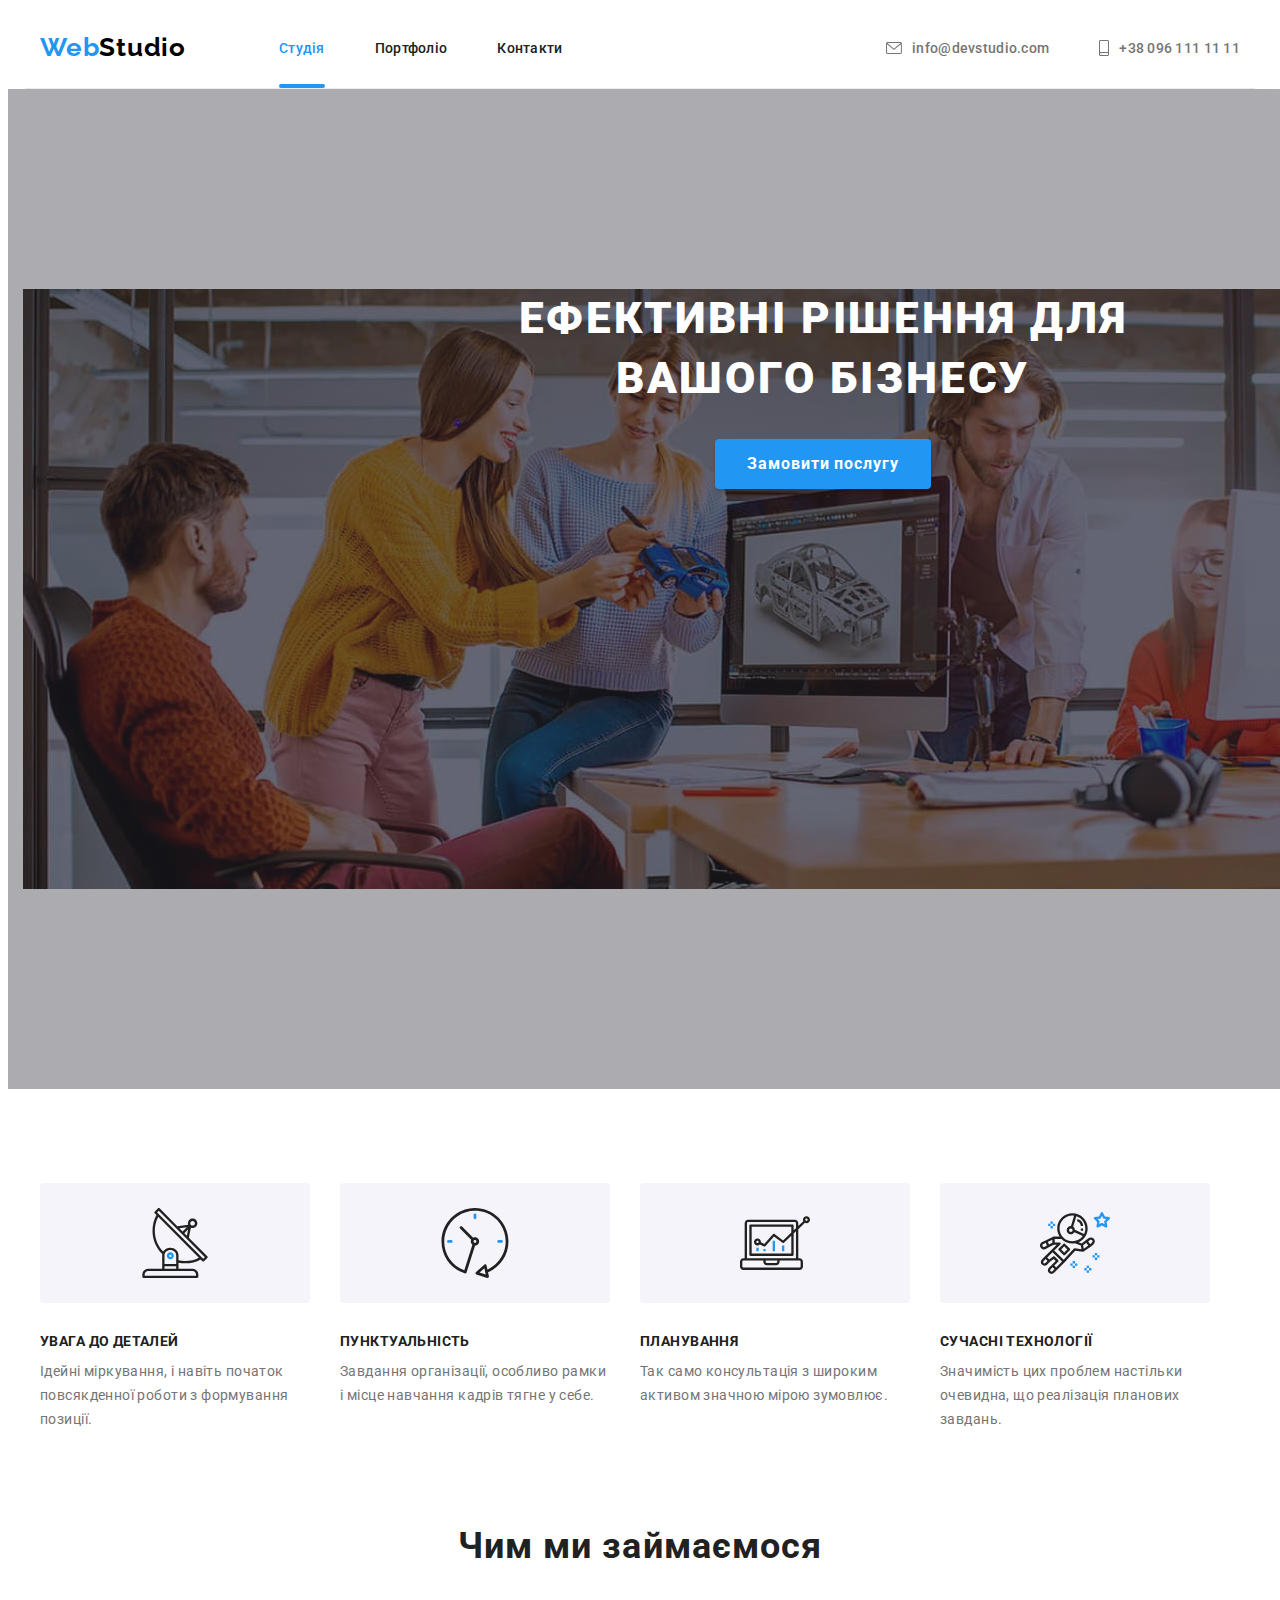
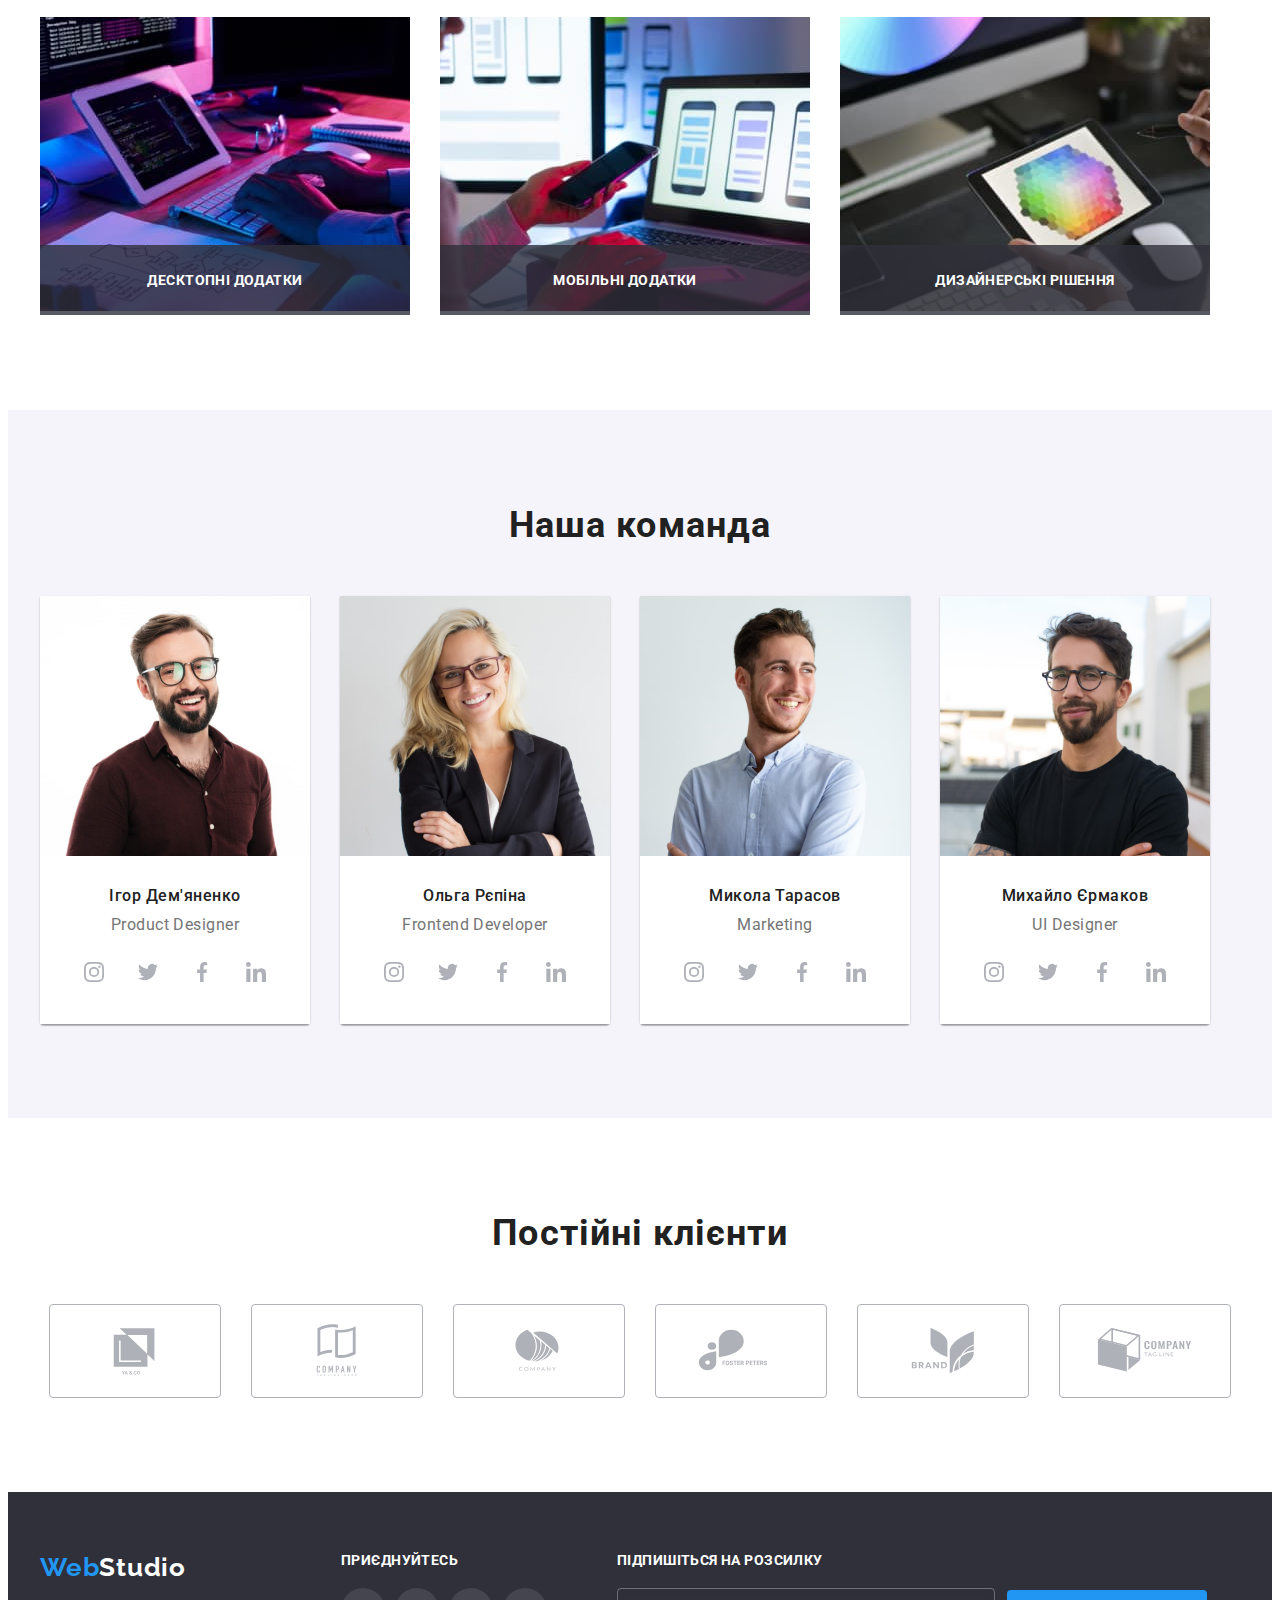
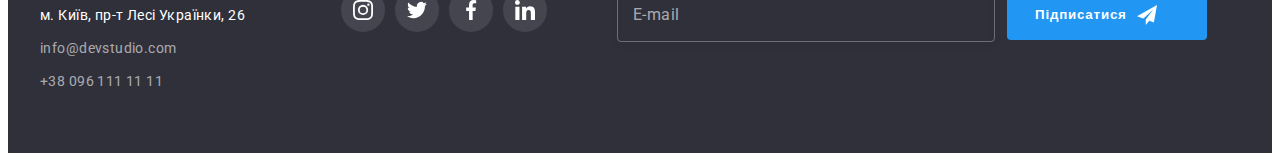
<file: index.html>
<!DOCTYPE html>
<html lang="uk">
  <head>
    <meta charset="UTF-8" />
    <meta http-equiv="X-UA-Compatible" content="IE=edge" />
    <meta name="viewport" content="width=device-width, initial-scale=1.0" />
    <title>WebStudio</title>
    <link rel="preconnect" href="https://fonts.googleapis.com" />
    <link rel="preconnect" href="https://fonts.gstatic.com" crossorigin />
    <link
      href="https://fonts.googleapis.com/css2?family=Raleway:wght@700&family=Roboto:wght@400;500;700;900&display=swap"
      rel="stylesheet"
    />
    <link
      rel="stylesheet"
      href="https://cdnjs.cloudflare.com/ajax/libs/modern-normalize/1.1.0/modern-normalize.min.css"
      integrity="sha512-wpPYUAdjBVSE4KJnH1VR1HeZfpl1ub8YT/NKx4PuQ5NmX2tKuGu6U/JRp5y+Y8XG2tV+wKQpNHVUX03MfMFn9Q=="
      crossorigin="anonymous"
      referrerpolicy="no-referrer"
    />
    <!-- <link rel="stylesheet" href="./css/styles.css" /> -->
    <link rel="stylesheet" href="./css/main.min.css" />
  </head>
  <body>
    <!--Верхня лінія/Header-->
    <header class="header">
      <div class="container header__container">
        <nav class="header__navigation">
          <a href="" class="logo header__logo" lang="en"
            >Web<span class="header__logo-studio">Studio</span></a
          >
          <ul class="header__nav">
            <li class="header__item">
              <a href="./index.html" class="link current">Студія</a>
            </li>
            <li class="header__item">
              <a href="./portfolio.html" class="link">Портфоліо</a>
            </li>
            <li class="header__item"><a href="" class="link">Контакти</a></li>
          </ul>
        </nav>
        <ul class="header__contacts">
          <li>
            <div class="header__contacts-soc">
              <a href="mailto:info@devstudio.com" class="link header__contacts-link"
                >info@devstudio.com<svg
                  class="header__contacts-icon"
                  width="16"
                  height="12"
                >
                  <use href="./images/icons.svg#icon-envelope"></use></svg
              ></a>
            </div>
          </li>
          <li>
            <div class="header__contacts-soc">
              <a href="tel:+380961111111" class="link header__contacts-link"
                >+38 096 111 11 11<svg
                  class="header__contacts-icon"
                  width="10"
                  height="16"
                >
                  <use href="./images/icons.svg#icon-smartphone"></use></svg
              ></a>
            </div>
          </li>
        </ul>
      </div>
    </header>

    <main>
      <!--Шапка/Hero-->
      <section class="hero">
        <div class="container hero__container">
          <h1 class="hero__title">ЕФЕКТИВНІ РІШЕННЯ ДЛЯ ВАШОГО БІЗНЕСУ</h1>
          <button type="button" class="hero__button" data-modal-open>
            Замовити послугу
          </button>
        </div>
      </section>

      <!--<h2>Особливості</h2>-->
      <section class="features features__block">
        <div class="container features__container">
          <ul class="features__list">
            <li class="features__item">
              <div class="features__column">
                <svg class="features__icon" width="70" height="70">
                  <use href="./images/icons.svg#icon-antenna"></use>
                </svg>
              </div>
              <h3 class="features__title">УВАГА ДО ДЕТАЛЕЙ</h3>
              <p class="features__text">
                Ідейні міркування, і навіть початок повсякденної роботи з
                формування позиції.
              </p>
            </li>
            <li class="features__item">
              <div class="features__column">
                <svg class="features__icon" width="70" height="70">
                  <use href="./images/icons.svg#icon-clock"></use>
                </svg>
              </div>
              <h3 class="features__title">ПУНКТУАЛЬНІСТЬ</h3>
              <p class="features__text">
                Завдання організації, особливо рамки і місце навчання кадрів
                тягне у себе.
              </p>
            </li>
            <li class="features__item">
              <div class="features__column">
                <svg class="features__icon" width="70" height="70">
                  <use href="./images/icons.svg#icon-diagram"></use>
                </svg>
              </div>
              <h3 class="features__title">ПЛАНУВАННЯ</h3>
              <p class="features__text">
                Так само консультація з широким активом значною мірою зумовлює.
              </p>
            </li>
            <li class="features__item">
              <div class="features__column">
                <svg class="features__icon" width="70" height="70">
                  <use href="./images/icons.svg#icon-astronaut"></use>
                </svg>
              </div>
              <h3 class="features__title">СУЧАСНІ ТЕХНОЛОГІЇ</h3>
              <p class="features__text">
                Значимість цих проблем настільки очевидна, що реалізація
                планових завдань.
              </p>
            </li>
          </ul>
        </div>
      </section>

      <!--Чим ми займаємося-->
      <section class="specialty">
        <div class="container specialty__container">
          <h2 class="specialty__heading heading">Чим ми займаємося</h2>
          <ul class="specialty__list">
            <li>
              <div class="specialty__wrap">
                <p class="specialty__text">ДЕСКТОПНІ ДОДАТКИ</p>
                <img src="./images/box1.jpg" alt="веб-розробка" width="370" />
              </div>
            </li>
            <li>
              <div class="specialty__wrap">
                <p class="specialty__text">МОБІЛЬНІ ДОДАТКИ</p>
                <img
                  src="./images/box2.jpg"
                  alt="розробка додатків"
                  width="370"
                />
              </div>
            </li>
            <li>
              <div class="specialty__wrap">
                <p class="specialty__text">ДИЗАЙНЕРСЬКІ РІШЕННЯ</p>
                <img src="./images/box3.jpg" alt="веб-дизайн" width="370" />
              </div>
            </li>
          </ul>
        </div>
      </section>

      <!--Наша команда-->
      <section class="section-user">
        <div class="container">
          <h2 class="user-heading heading">Наша команда</h2>
          <ul class="user-list">
            <li class="user-item">
              <img
                class="user-image"
                src="./images/igor.jpg"
                alt="Ігор Дем'яненко"
                width="270"
              />
              <div class="user-block">
                <h3 class="user-title">Ігор Дем'яненко</h3>
                <p>Product Designer</p>
                <ul class="user-soc-list">
                  <li class="user-soc-item">
                    <a class="user-soc-link link" href="">
                      <svg class="user-soc-icon" width="20" height="20">
                        <use href="./images/icons.svg#icon-instagram"></use>
                      </svg>
                    </a>
                  </li>
                  <li class="user-soc-item">
                    <a class="user-soc-link link" href="">
                      <svg class="user-soc-icon" width="20" height="20">
                        <use href="./images/icons.svg#icon-twitter"></use>
                      </svg>
                    </a>
                  </li>
                  <li class="user-soc-item">
                    <a class="user-soc-link link" href="">
                      <svg class="user-soc-icon" width="20" height="20">
                        <use href="./images/icons.svg#icon-facebook"></use>
                      </svg>
                    </a>
                  </li>
                  <li class="user-soc-item">
                    <a class="user-soc-link link" href="">
                      <svg class="user-soc-icon" width="20" height="20">
                        <use href="./images/icons.svg#icon-linkedin"></use>
                      </svg>
                    </a>
                  </li>
                </ul>
              </div>
            </li>
            <li class="user-item">
              <img
                class="user-image"
                src="./images/olga.jpg"
                alt="Ольга Рєпіна"
                width="270"
              />
              <div class="user-block">
                <h3 class="user-title">Ольга Рєпіна</h3>
                <p>Frontend Developer</p>
                <ul class="user-soc-list">
                  <li class="user-soc-item">
                    <a class="user-soc-link link" href="">
                      <svg class="user-soc-icon" width="20" height="20">
                        <use href="./images/icons.svg#icon-instagram"></use>
                      </svg>
                    </a>
                  </li>
                  <li class="user-soc-item">
                    <a class="user-soc-link link" href="">
                      <svg class="user-soc-icon" width="20" height="20">
                        <use href="./images/icons.svg#icon-twitter"></use>
                      </svg>
                    </a>
                  </li>
                  <li class="user-soc-item">
                    <a class="user-soc-link link" href="">
                      <svg class="user-soc-icon" width="20" height="20">
                        <use href="./images/icons.svg#icon-facebook"></use>
                      </svg>
                    </a>
                  </li>
                  <li class="user-soc-item">
                    <a class="user-soc-link link" href="">
                      <svg class="user-soc-icon" width="20" height="20">
                        <use href="./images/icons.svg#icon-linkedin"></use>
                      </svg>
                    </a>
                  </li>
                </ul>
              </div>
            </li>
            <li class="user-item">
              <img
                class="user-image"
                src="./images/nicholas.jpg"
                alt="Микола Тарасов"
                width="270"
              />
              <div class="user-block">
                <h3 class="user-title">Микола Тарасов</h3>
                <p>Marketing</p>
                <ul class="user-soc-list">
                  <li class="user-soc-item">
                    <a class="user-soc-link link" href="">
                      <svg class="user-soc-icon" width="20" height="20">
                        <use href="./images/icons.svg#icon-instagram"></use>
                      </svg>
                    </a>
                  </li>
                  <li class="user-soc-item">
                    <a class="user-soc-link link" href="">
                      <svg class="user-soc-icon" width="20" height="20">
                        <use href="./images/icons.svg#icon-twitter"></use>
                      </svg>
                    </a>
                  </li>
                  <li class="user-soc-item">
                    <a class="user-soc-link link" href="">
                      <svg class="user-soc-icon" width="20" height="20">
                        <use href="./images/icons.svg#icon-facebook"></use>
                      </svg>
                    </a>
                  </li>
                  <li class="user-soc-item">
                    <a class="user-soc-link link" href="">
                      <svg class="user-soc-icon" width="20" height="20">
                        <use href="./images/icons.svg#icon-linkedin"></use>
                      </svg>
                    </a>
                  </li>
                </ul>
              </div>
            </li>
            <li class="user-item">
              <img
                class="user-image"
                src="./images/mykhailo.jpg"
                alt="Михайло Єрмаков"
                width="270"
              />
              <div class="user-block">
                <h3 class="user-title">Михайло Єрмаков</h3>
                <p>UI Designer</p>
                <ul class="user-soc-list">
                  <li class="user-soc-item">
                    <a class="user-soc-link link" href="">
                      <svg class="user-soc-icon" width="20" height="20">
                        <use href="./images/icons.svg#icon-instagram"></use>
                      </svg>
                    </a>
                  </li>
                  <li class="user-soc-item">
                    <a class="user-soc-link link" href="">
                      <svg class="user-soc-icon" width="20" height="20">
                        <use href="./images/icons.svg#icon-twitter"></use>
                      </svg>
                    </a>
                  </li>
                  <li class="user-soc-item">
                    <a class="user-soc-link link" href="">
                      <svg class="user-soc-icon" width="20" height="20">
                        <use href="./images/icons.svg#icon-facebook"></use>
                      </svg>
                    </a>
                  </li>
                  <li class="user-soc-item">
                    <a class="user-soc-link link" href="">
                      <svg class="user-soc-icon" width="20" height="20">
                        <use href="./images/icons.svg#icon-linkedin"></use>
                      </svg>
                    </a>
                  </li>
                </ul>
              </div>
            </li>
          </ul>
        </div>
      </section>

      <!--Постійні клієнти-->
      <section class="clients clients__section">
        <div class="container clients__container">
          <h2 class="clients__heading heading">Постійні клієнти</h2>
          <ul class="clients__list">
            <li class="clients__item">
              <a class="clients__link link" href="">
                <svg class="clients__icon" width="106" height="60">
                  <use href="./images/icons.svg#icon-yaco"></use>
                </svg>
              </a>
            </li>
            <li class="clients__item">
              <a class="clients__link link" href="">
                <svg class="clients__icon" width="106" height="60">
                  <use
                    href="./images/icons.svg#icon-company_tagline_here"
                  ></use>
                </svg>
              </a>
            </li>
            <li class="clients__item">
              <a class="clients__link link" href="">
                <svg class="clients__icon" width="106" height="60">
                  <use href="./images/icons.svg#icon-company"></use>
                </svg>
              </a>
            </li>
            <li class="clients__item">
              <a class="clients__link link" href="">
                <svg class="clients__icon" width="106" height="60">
                  <use href="./images/icons.svg#icon-foster_peters"></use>
                </svg>
              </a>
            </li>
            <li class="clients__item">
              <a class="clients__link link" href="">
                <svg class="clients__icon" width="106" height="60">
                  <use href="./images/icons.svg#icon-brand"></use>
                </svg>
              </a>
            </li>
            <li class="clients__item">
              <a class="clients__link link" href="">
                <svg class="clients__icon" width="106" height="60">
                  <use href="./images/icons.svg#icon-company_tag_line"></use>
                </svg>
              </a>
            </li>
          </ul>
        </div>
      </section>
    </main>

    <!--Підвал-->
    <footer class="footer footer__block">
      <div class="footer__container container">
        <!--Навігація-->
        <div class="footer__navigation">
          <a href="" class="footer__logo logo" lang="en"
            >Web<span class="foorer__logo-studio addres">Studio</span></a
          >
          <address class="footer__address">
            <a href="" class="footer__nav link addres"
              >м. Київ, пр-т Лесі Українки, 26</a
            ><br />
            <a href="mailto:info@devstudio.com" class="footer__nav link"
              >info@devstudio.com</a
            ><br />
            <a href="tel:+380961111111" class="footer__nav link"
              >+38 096 111 11 11</a
            >
          </address>
        </div>
        <!--Соц.мережа-->
        <div class="footer__socials">
          <h2 class="footer__heading">ПРИЄДНУЙТЕСЬ</h2>
          <ul class="footer__list">
            <li class="footer__item">
              <a class="footer__link link" href="">
                <svg class="footer__icon" width="20" height="20">
                  <use href="./images/icons.svg#icon-instagram"></use>
                </svg>
              </a>
            </li>
            <li class="footer__item">
              <a class="footer__link link" href="">
                <svg class="footer__icon" width="20" height="20">
                  <use href="./images/icons.svg#icon-twitter"></use>
                </svg>
              </a>
            </li>
            <li class="footer__item">
              <a class="footer__link link" href="">
                <svg class="footer__icon" width="20" height="20">
                  <use href="./images/icons.svg#icon-facebook"></use>
                </svg>
              </a>
            </li>
            <li class="footer__item">
              <a class="footer__link link" href="">
                <svg class="footer__icon" width="20" height="20">
                  <use href="./images/icons.svg#icon-linkedin"></use>
                </svg>
              </a>
            </li>
          </ul>
        </div>
        <!--Розсилка-->
        <div class="footer__newsletter">
          <h2 class="footer__heading">ПІДПИШІТЬСЯ НА РОЗСИЛКУ</h2>
          <form class="footer__form">
            <input
              type="email"
              name="mail"
              id="email"
              class="footer__input" placeholder=" "/>
            <label for="email" class="footer__label" id="email">E-mail</label>
            
            <span class="footer__form-link">
              <button type="submit" class="footer__button">
                Підписатися
                <svg class="footer__form-icon" width="20" height="20">
                  <use href="./images/icons.svg#icon-telegram"></use>
                </svg>
              </button>
            </span>
          </form>
        </div>
      </div>
    </footer>

    <!--Модальне вікно-->
    <div class="backdrop is-hidden" data-modal>
      <div class="modal">
        <button type="button" class="modal__button-icon" data-modal-close>
          <svg width="18" height="18">
            <use href="./images/icons.svg#icon-closeX"></use>
          </svg>
        </button>
        <p class="modal__title">Залиште свої дані, ми вам передзвонимо</p>
        <div role="group">
          <form class="modal__form">
            <label for="name" class="modal__form-label">І'мя</label>
            <div class="modal__form-field">
              <input
                type="text"
                name="name"
                id="name"
                class="modal__form-input"
                placeholder="І'мя"
                required
              />
              <svg class="modal__form-icon" width="18" height="18">
                <use href="./images/icons.svg#icon-person"></use>
              </svg>
            </div>
            <label for="tel" class="modal__form-label">Телефон</label>
            <div class="modal__form-field">
              <input
                type="tel"
                name="tel"
                id="tel"
                class="modal__form-input"
                placeholder="+380 (96) 111-11-11"
                required
                title="+380 (96) 111-11-11"
                pattern="[\+]\d{3}\s[\(]\d{2}[\)]\s\d{3}[\-]\d{2}[\-]\d{2}"
              />
              <svg class="modal__form-icon" width="18" height="18">
                <use href="./images/icons.svg#icon-phone"></use>
              </svg>
            </div>
            <label for="email" class="modal__form-label">Пошта</label>
            <div class="modal__form-field">
              <input
                type="email"
                name="mail"
                id="email"
                class="modal__form-input"
                placeholder="info@devstudio.com"
                required
              />
              <svg class="modal__form-icon" width="18" height="18">
                <use href="./images/icons.svg#icon-email"></use>
              </svg>
            </div>
            <div class="modal__comment">
              <label for="comment" class="modal__form-label">Коментар</label>
              <textarea
                name="comment"
                id="comment"
                class="modal__textarea"
                placeholder="Введіть текст"
              ></textarea>
            </div>
            <div class="modal__checkbox">
              <input
                type="checkbox"
                name="policy"
                class="modal__check visually-hidden"
                id="policy"
              />
              <label for="policy" class="modal__text">
                <span>
                  <svg class="modal__check-icon" width="16" height="15">
                    <use href="./images/icons.svg#icon-check_mark"></use>
                  </svg>
                </span>
                Погоджуюся з розсилкою та приймаю <a href="">Умови договору</a></label
              >
            </div>
            <div class="modal__button">
              <button type="submit" class="modal__button-form">Відправити</button>
            </div>
          </form>
        </div>
      </div>
    </div>

    <!--script_js-->
    <script src="./js/modal.js"></script>
  </body>
</html>
</file>
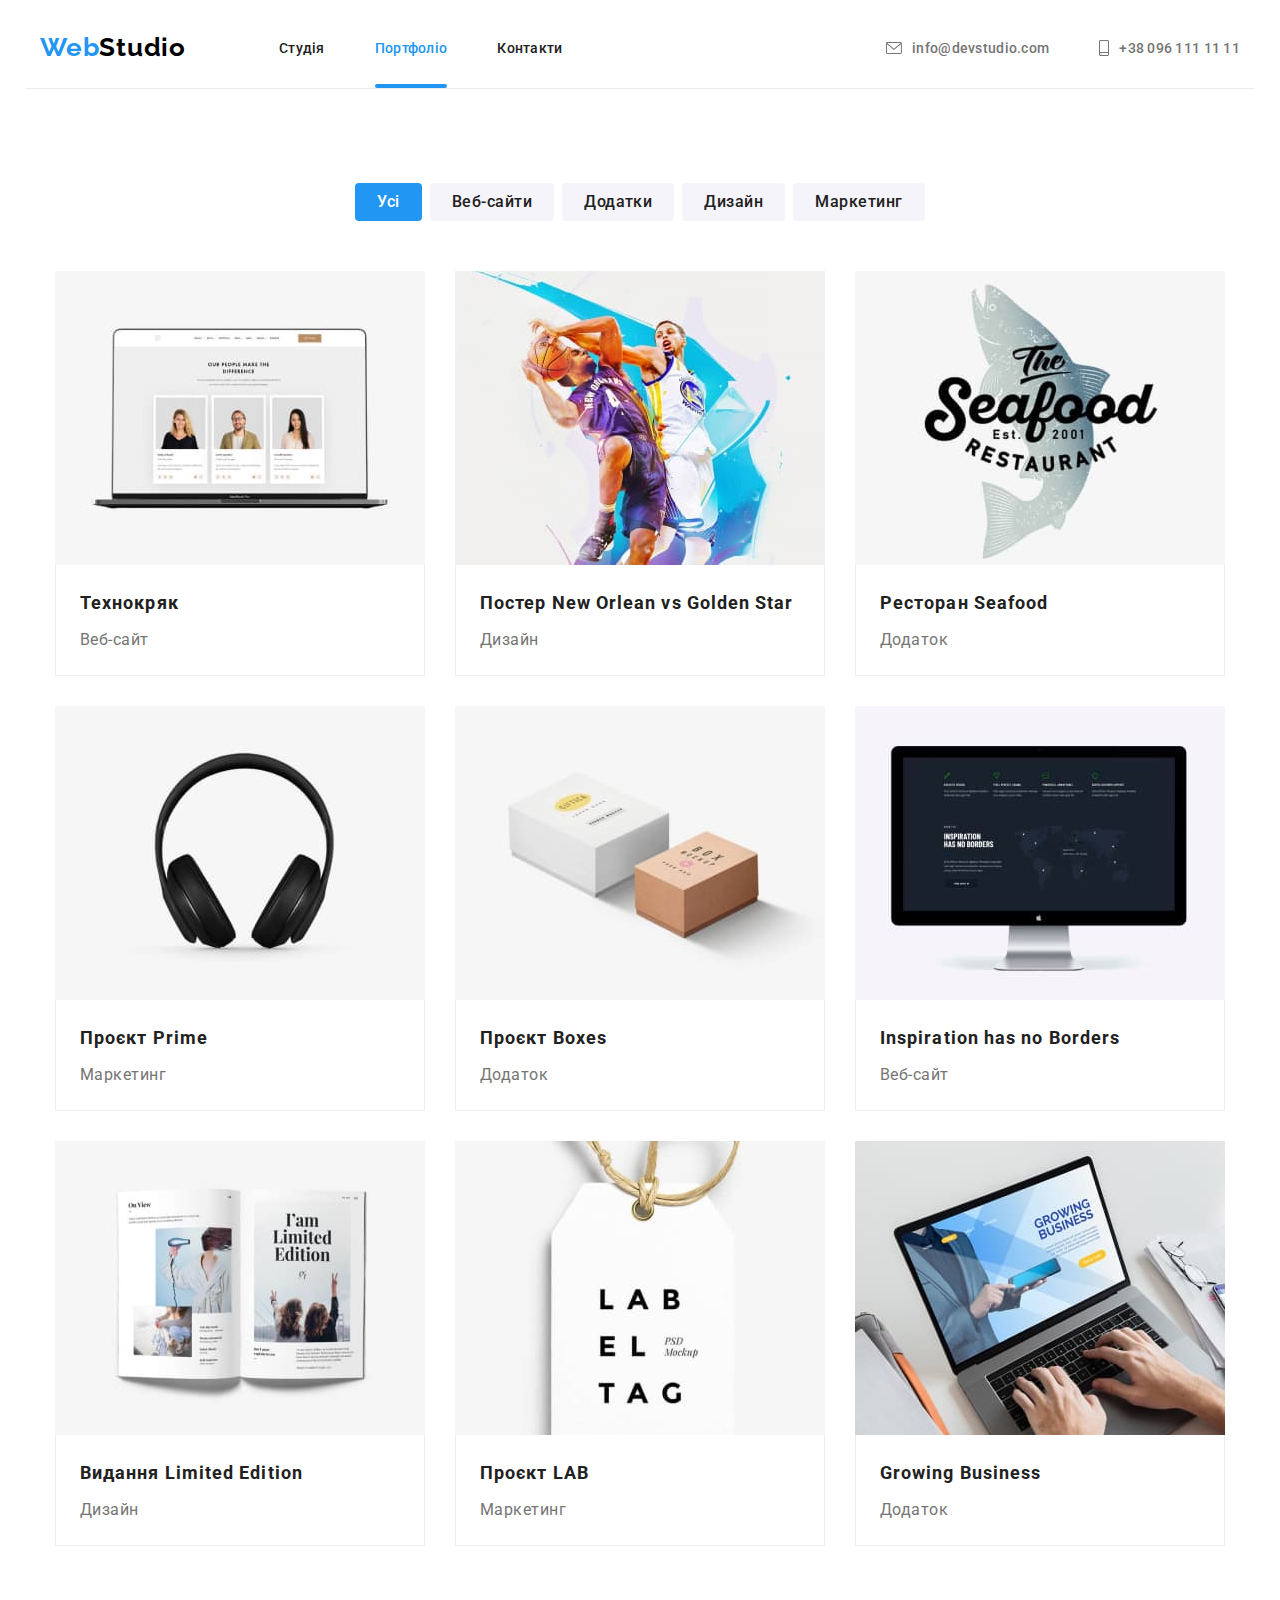
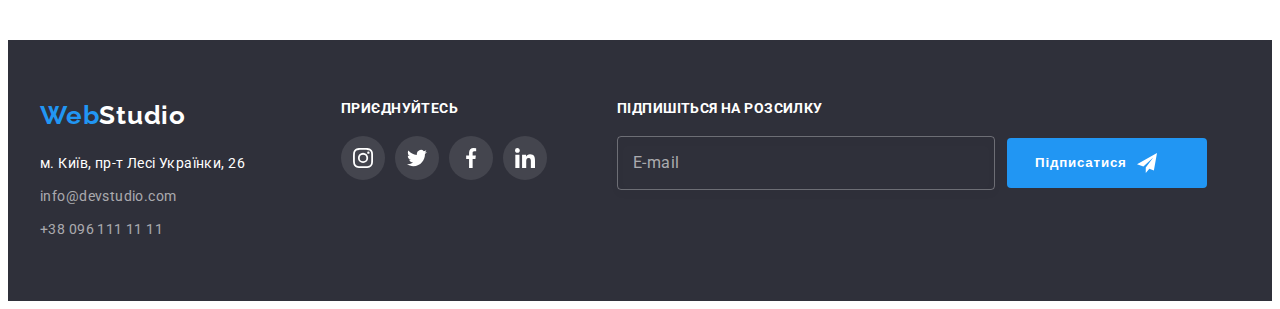
<file: portfolio.html>
<!DOCTYPE html>
<html lang="uk">
  <head>
    <meta charset="UTF-8" />
    <meta http-equiv="X-UA-Compatible" content="IE=edge" />
    <meta name="viewport" content="width=device-width, initial-scale=1.0" />
    <title>Портфоліо</title>
    <link rel="preconnect" href="https://fonts.googleapis.com" />
    <link rel="preconnect" href="https://fonts.gstatic.com" crossorigin />
    <link
      href="https://fonts.googleapis.com/css2?family=Raleway:wght@700&family=Roboto:wght@400;500;700;900&display=swap"
      rel="stylesheet"
    />
    <link
      rel="stylesheet"
      href="https://cdnjs.cloudflare.com/ajax/libs/modern-normalize/1.1.0/modern-normalize.min.css"
      integrity="sha512-wpPYUAdjBVSE4KJnH1VR1HeZfpl1ub8YT/NKx4PuQ5NmX2tKuGu6U/JRp5y+Y8XG2tV+wKQpNHVUX03MfMFn9Q=="
      crossorigin="anonymous"
      referrerpolicy="no-referrer"
    />
    <!-- <link rel="stylesheet" href="./css/styles.css" /> -->
    <link rel="stylesheet" href="./css/main.min.css" />
  </head>
  <body>
    <!--Верхня лінія-->
    <header class="header">
      <div class="container header__container">
        <nav class="header__navigation">
          <a href="" class="logo header__logo" lang="en"
            >Web<span class="header__logo-studio">Studio</span></a
          >
          <ul class="header__nav">
            <li class="header__item">
              <a href="./index.html" class="link">Студія</a>
            </li>
            <li class="header__item">
              <a href="./portfolio.html" class="link current">Портфоліо</a>
            </li>
            <li class="header__item"><a href="" class="link">Контакти</a></li>
          </ul>
        </nav>
        <ul class="header__contacts">
          <li>
            <div class="header__contacts-soc">
              <a href="mailto:info@devstudio.com" class="link header__contacts-link"
                >info@devstudio.com<svg
                  class="header__contacts-icon"
                  width="16"
                  height="12"
                >
                  <use href="./images/icons.svg#icon-envelope"></use></svg
              ></a>
            </div>
          </li>
          <li>
            <div class="header__contacts-soc">
              <a href="tel:+380961111111" class="link header__contacts-link"
                >+38 096 111 11 11<svg
                  class="header__contacts-icon"
                  width="10"
                  height="16"
                >
                  <use href="./images/icons.svg#icon-smartphone"></use></svg
              ></a>
            </div>
          </li>
        </ul>
      </div>
    </header>

    <main>
      <!--<h1>Фільтри</h1>-->
      <section class="filter-button">
        <div class="container">
          <ul class="buttons">
            <li>
              <button type="button" class="button-filters flowing">Усі</button>
            </li>
            <li>
              <button type="button" class="button-filters">Веб-сайти</button>
            </li>
            <li>
              <button type="button" class="button-filters">Додатки</button>
            </li>
            <li>
              <button type="button" class="button-filters">Дизайн</button>
            </li>
            <li>
              <button type="button" class="button-filters">Маркетинг</button>
            </li>
          </ul>
          <ul class="filter">
            <li class="filter-list">
              <a class="filter-link" href="">
                <div class="filter-top-wrap">
                  <p class="filter-top-text">
                    Ресурс пропонує комплексні пропозиції з різним рівнем
                    функціоналу та сервісів. Все це дозволить відвідувачу
                    отримати вичерпні відомості про компанію чи приватну особу.
                  </p>
                  <img
                    class="filter-image"
                    src="./images/technoquack.jpg"
                    alt="Технокряк"
                    width="370"
                  />
                </div>
                <div class="filter-block">
                  <h2 class="section-title">Технокряк</h2>
                  <p class="filter-text">Веб-сайт</p>
                </div>
              </a>
            </li>
            <li class="filter-list">
              <a class="filter-link" href="">
                <div class="filter-top-wrap">
                  <p class="filter-top-text">
                    Ресурс пропонує комплексні пропозиції з різним рівнем
                    функціоналу та сервісів. Все це дозволить відвідувачу
                    отримати вичерпні відомості про компанію чи приватну особу.
                  </p>
                  <img
                    class="filter-image"
                    src="./images/poster.jpg"
                    alt="Постер New Orlean vs Golden Star"
                    width="370"
                  />
                </div>
                <div class="filter-block">
                  <h2 class="section-title">
                    Постер New Orlean vs Golden Star
                  </h2>
                  <p class="filter-text">Дизайн</p>
                </div>
              </a>
            </li>
            <li class="filter-list">
              <a class="filter-link" href="">
                <div class="filter-top-wrap">
                  <p class="filter-top-text">
                    Ресурс пропонує комплексні пропозиції з різним рівнем
                    функціоналу та сервісів. Все це дозволить відвідувачу
                    отримати вичерпні відомості про компанію чи приватну особу.
                  </p>
                  <img
                    class="filter-image"
                    src="./images/restaurant.jpg"
                    alt="Ресторан Seafood"
                    width="370"
                  />
                </div>
                <div class="filter-block">
                  <h2 class="section-title">Ресторан Seafood</h2>
                  <p class="filter-text">Додаток</p>
                </div>
              </a>
            </li>
            <li class="filter-list">
              <a class="filter-link" href="">
                <div class="filter-top-wrap">
                  <p class="filter-top-text">
                    Ресурс пропонує комплексні пропозиції з різним рівнем
                    функціоналу та сервісів. Все це дозволить відвідувачу
                    отримати вичерпні відомості про компанію чи приватну особу.
                  </p>
                  <img
                    class="filter-image"
                    src="./images/prime.jpg"
                    alt="Проєкт Prime"
                    width="370"
                  />
                </div>
                <div class="filter-block">
                  <h2 class="section-title">Проєкт Prime</h2>
                  <p class="filter-text">Маркетинг</p>
                </div>
              </a>
            </li>
            <li class="filter-list">
              <a class="filter-link" href="">
                <div class="filter-top-wrap">
                  <p class="filter-top-text">
                    Ресурс пропонує комплексні пропозиції з різним рівнем
                    функціоналу та сервісів. Все це дозволить відвідувачу
                    отримати вичерпні відомості про компанію чи приватну особу.
                  </p>
                  <img
                    class="filter-image"
                    src="./images/boxes.jpg"
                    alt="Проєкт Boxes"
                    width="370"
                  />
                </div>
                <div class="filter-block">
                  <h2 class="section-title">Проєкт Boxes</h2>
                  <p class="filter-text">Додаток</p>
                </div>
              </a>
            </li>
            <li class="filter-list">
              <a class="filter-link" href="">
                <div class="filter-top-wrap">
                  <p class="filter-top-text">
                    Ресурс пропонує комплексні пропозиції з різним рівнем
                    функціоналу та сервісів. Все це дозволить відвідувачу
                    отримати вичерпні відомості про компанію чи приватну особу.
                  </p>
                  <img
                    class="filter-image"
                    src="./images/inspiration.jpg"
                    alt="Inspiration has no Borders"
                    width="370"
                  />
                </div>
                <div class="filter-block">
                  <h2 class="section-title">Inspiration has no Borders</h2>
                  <p class="filter-text">Веб-сайт</p>
                </div>
              </a>
            </li>
            <li class="filter-list">
              <a class="filter-link" href="">
                <div class="filter-top-wrap">
                  <p class="filter-top-text">
                    Ресурс пропонує комплексні пропозиції з різним рівнем
                    функціоналу та сервісів. Все це дозволить відвідувачу
                    отримати вичерпні відомості про компанію чи приватну особу.
                  </p>
                  <img
                    class="filter-image"
                    src="./images/publishing-house.jpg"
                    alt="Видання Limited Edition"
                    width="370"
                  />
                </div>
                <div class="filter-block">
                  <h2 class="section-title">Видання Limited Edition</h2>
                  <p class="filter-text">Дизайн</p>
                </div>
              </a>
            </li>
            <li class="filter-list">
              <a class="filter-link" href="">
                <div class="filter-top-wrap">
                  <p class="filter-top-text">
                    Ресурс пропонує комплексні пропозиції з різним рівнем
                    функціоналу та сервісів. Все це дозволить відвідувачу
                    отримати вичерпні відомості про компанію чи приватну особу.
                  </p>
                  <img
                    class="filter-image"
                    src="./images/lab.jpg"
                    alt="Проєкт LAB"
                    width="370"
                  />
                </div>
                <div class="filter-block">
                  <h2 class="section-title">Проєкт LAB</h2>
                  <p class="filter-text">Маркетинг</p>
                </div>
              </a>
            </li>
            <li class="filter-list">
              <a class="filter-link" href="">
                <div class="filter-top-wrap">
                  <p class="filter-top-text">
                    Ресурс пропонує комплексні пропозиції з різним рівнем
                    функціоналу та сервісів. Все це дозволить відвідувачу
                    отримати вичерпні відомості про компанію чи приватну особу.
                  </p>
                  <img
                    class="filter-image"
                    src="./images/growing-business.jpg"
                    alt="Growing Business"
                    width="370"
                  />
                </div>
                <div class="filter-block">
                  <h2 class="section-title">Growing Business</h2>
                  <p class="filter-text text">Додаток</p>
                </div>
              </a>
            </li>
          </ul>
        </div>
      </section>
    </main>

    <!--Підвал-->
    <footer class="footer footer__block">
      <div class="footer__container container">
        <!--Навігація-->
        <div class="footer__navigation">
          <a href="" class="footer__logo logo" lang="en"
            >Web<span class="foorer__logo-studio addres">Studio</span></a
          >
          <address class="footer__address">
            <a href="" class="footer__nav link addres"
              >м. Київ, пр-т Лесі Українки, 26</a
            ><br />
            <a href="mailto:info@devstudio.com" class="footer__nav link"
              >info@devstudio.com</a
            ><br />
            <a href="tel:+380961111111" class="footer__nav link"
              >+38 096 111 11 11</a
            >
          </address>
        </div>
        <!--Соц.мережа-->
        <div class="footer__socials">
          <h2 class="footer__heading">ПРИЄДНУЙТЕСЬ</h2>
          <ul class="footer__list">
            <li class="footer__item">
              <a class="footer__link link" href="">
                <svg class="footer__icon" width="20" height="20">
                  <use href="./images/icons.svg#icon-instagram"></use>
                </svg>
              </a>
            </li>
            <li class="footer__item">
              <a class="footer__link link" href="">
                <svg class="footer__icon" width="20" height="20">
                  <use href="./images/icons.svg#icon-twitter"></use>
                </svg>
              </a>
            </li>
            <li class="footer__item">
              <a class="footer__link link" href="">
                <svg class="footer__icon" width="20" height="20">
                  <use href="./images/icons.svg#icon-facebook"></use>
                </svg>
              </a>
            </li>
            <li class="footer__item">
              <a class="footer__link link" href="">
                <svg class="footer__icon" width="20" height="20">
                  <use href="./images/icons.svg#icon-linkedin"></use>
                </svg>
              </a>
            </li>
          </ul>
        </div>
        <!--Розсилка-->
        <div class="footer__newsletter">
          <h2 class="footer__heading">ПІДПИШІТЬСЯ НА РОЗСИЛКУ</h2>
          <form class="footer__form">
            <input
              type="email"
              name="mail"
              id="email"
              class="footer__input" placeholder=" "/>
            <label for="email" class="footer__label" id="email">E-mail</label>
            
            <span class="footer__form-link">
              <button type="submit" class="footer__button">
                Підписатися
                <svg class="footer__form-icon" width="20" height="20">
                  <use href="./images/icons.svg#icon-telegram"></use>
                </svg>
              </button>
            </span>
          </form>
        </div>
      </div>
    </footer>

    <!--script_js-->
    <script src="./js/modal.js"></script>
  </body>
</html>
</file>
<file: css/styles.css>
/*.......vars........*/
/*основний колір тексту #212121; */
/*колір тексту заголовка #757575; */
/*акцент #2196F3; */
/* колір h1, лого в футері та адреси #FFFFFF; */
/*колір телефону та ел.адреси в футері rgba(255, 255, 255, 0.6);*/
/*логотип #000000;*/
/*колір основного фону #F5F5F5;*/
/*вторинний колір фону #F5F4FA;*/
/*колір шапки та футера #2F303A;*/
/*font-family: 'Raleway', sans-serif;
font-family: 'Roboto', sans-serif;*/

/* :root {
  --primary-text-color: #212121;
  --title-text-color: #757575;
  --accent-color: #2196f3;
  --subject-color: #ffffff;
  --footer-link-color: rgba(255, 255, 255, 0.6);
  --logo-color: #000000;
  --primary-bg-color: #f5f5f5;
  --secondary-bg-color: #F5F4FA;
  --nav-bg-color: #2f303a;
} */
/*.......vars........*/

/*.......reset........*/
/* h1,
h2,
h3,
h4,
h5,
h6,
p {
  margin: 0;
}

ul {
  list-style: none;
  margin: 0;
  padding: 0;
} */
/*.......reset........*/

/*.......common........*/
/* body {
  font-family: "Roboto", sans-serif;
  color: var(--title-text-color);
}

.header__nav,
.header__contacts,
.features-list,
.specialty-list,
.user-list,
.buttons,
.filter {
  list-style: none;
}

.link {
  text-decoration: none;
} */

/* .header__nav .link,
.buttons .button {
  color: var(--primary-text-color);
} */
/*.......common........*/

/*.......container........*/
/* .container {
  width: 1200px;
  padding-left: 15px;
  padding-right: 15px;
  margin: 0 auto;
} */
/*outline: 2px solid red;*/
/*.......container........*/




/*---------------------------Верхня лінія/Header------------------------------*/

/*.......header........*/
/* .header__container {
  display: flex;
  align-items: center;
  background-color: var(--subject-color);
  border-bottom: 1px solid #ECECEC;
}

.header__navigation {
  margin-right: auto;
  display: flex;
  align-items: center;
}

.header a {
  text-decoration: none;
  list-style: none;
}

.header__logo {
  padding-top: 24px;
  padding-bottom: 25px;
}

.logo {
  
  font-family: "Raleway", sans-serif;
  font-weight: 700;
  font-size: 26px;
  line-height: 1.1923;
  letter-spacing: 0.03em;
  color: var(--accent-color);
}

.header__logo-studio {
  color: var(--logo-color);
}

.header__nav {
  font-weight: 500;
  font-size: 14px;
  line-height: 1.1429;
  letter-spacing: 0.02em;
  display: flex;
  gap: 50px;  
  margin-left: 93px;
  color: var(--accent-color);
}

.header__item .link {
  padding: 32px 0;
  position: relative;
  transition: color 250ms cubic-bezier(0.4, 0, 0.2, 1);
}

.link:hover,
.link:focus {
  color: var(--accent-color);
}

.header__nav .current {
  color: var(--accent-color);
}

.current::after {
  content: '';
  position: absolute;
  width: 100%;
  height: 4px;
  left: 0;
  bottom: 0;
  border-radius: 2px;  
  background-color: var(--accent-color);
  display: flex;
  align-items: flex-end;
  justify-content: end;
}

.header__contacts {
  display: flex;
  align-items: center;
}

.header__contacts-soc .header__contacts-link {
  font-weight: 500;
  font-size: 14px;
  line-height: 1.1429;
  letter-spacing: 0.02em;
  color: var(--title-text-color);
  fill: var(--title-text-color);
  display: flex;
  align-items: center;
  flex-direction: row-reverse;
  margin-left: 50px;
  transition: color 250ms cubic-bezier(0.4, 0, 0.2, 1);
}

.header__contacts-link:hover,
.header__contacts-link:focus {
  color: var(--accent-color);
  fill: var(--accent-color);
}

.header__contacts-icon {
  margin-right: 10px;
} */
/*.......header........*/


/*---------------------------------Шапка/Hero------------------------------*/
/*.......hero........*/
/* .hero {
  width: 1600px;
  height: 600px;
  margin: 0 auto;
  padding-top: 200px;
  padding-bottom: 200px;
  background-image: linear-gradient(rgba(47, 48, 58, 0.4), rgba(47, 48, 58, 0.4)), url(../images/hero.jpg);
  background-repeat: no-repeat;
  background-position: center;
}

.hero-title {
  width: 696px;
  margin: 0 auto; 
  font-weight: 900;
  font-size: 44px;
  line-height: 1.3636;
  letter-spacing: 0.06em;
  text-align: center;
  color: var(--subject-color);
  margin-bottom: 30px;
}

.hero-button {
  min-width: 216px;
  height: 50px;
  display: block;
  margin: 0 auto;
  font-family: inherit;
  font-weight: 700;
  font-size: 16px;
  line-height: 1.875;
  letter-spacing: 0.06em;
  color: var(--subject-color);
  background-color: var(--accent-color);
  border: none;
  cursor: pointer;
  box-shadow: 0px 4px 4px rgba(0, 0, 0, 0.15);
  border-radius: 4px;
  transition: background-color 250ms cubic-bezier(0.4, 0, 0.2, 1),
  color 250ms cubic-bezier(0.4, 0, 0.2, 1);
}

.hero-button:hover,
.hero-button:focus {
  color: var(--primary-text-color);
  background-color: var(--secondary-bg-color);
} */
/*.......hero........*/


/*------------------------------Особливості/Features--------------------------*/
/*.......features........*/
/* .features {
  padding-top: 94px;
  padding-bottom: 94px;
}

.features .features-title {
  color: var(--primary-text-color);
}

.features-item {
  width: 270px;
}

.features-title {
  margin-bottom: 10px;
  font-size: 14px;
  line-height: 1.1429;
  letter-spacing: 0.03em;
}

.features-list {
  display: flex;
  gap: 30px;
}

.features-list p {
  font-size: 14px;
  line-height: 1.7143;
  letter-spacing: 0.03em;
  display: flex;
  gap: 30px;
}

.features-block {
  margin-bottom: 30px;
  width: 270px;
  height: 120px;
  display: flex;
  align-items: center;
  justify-content: center;
  background-color: var(--secondary-bg-color);
  border-radius: 4px;
} */
/*.......features........*/


/*--------------------------------Чим ми займаємося------------------*/
/*.......title........*/
/* .heading {
  text-align: center;
  font-size: 36px;
  line-height: 1.1667;
  letter-spacing: 0.03em;
  margin-bottom: 50px;
  color: var(--primary-text-color);
} */
/*.......title........*/

/*.......specialty........*/
/* .specialty {
  padding-bottom: 95px;
}

.specialty-list {
  margin-right: auto;
  display: flex;
  align-items: center;
  gap: 30px;
}

.specialty-top-wrap {
  position: relative;
}

.specialty-top-text {
  position: absolute;
  bottom: 0;
  background-color: rgba(47, 48, 58, 0.8);
  font-weight: 700;
  font-size: 14px;
  line-height: 1.1429;
  letter-spacing: 0.03em;
  color: var(--subject-color);
  width: 370px;
  height: 70px;
  display: flex;
  justify-content: center;
  align-items: center;
} */
/*.......specialty........*/


/*-----------------------------------Наша команда------------------*/
/*.......user........*/
/* .section-user {
  padding-top: 94px;
  padding-bottom: 94px;
  background-color: var(--secondary-bg-color);
}

.user-list {
  margin-right: auto;
  display: flex;
  align-items: center;
  gap: 30px;
}

.user-item {
  box-shadow: 0px 1px 3px rgba(0, 0, 0, 0.12), 0px 1px 1px rgba(0, 0, 0, 0.14), 0px 2px 1px rgba(0, 0, 0, 0.2);
  border-radius: 0px 0px 4px 4px;
}

.user-block {
  padding-top: 30px;
  padding-bottom: 30px;
  flex-wrap: wrap;
  text-align: center;
  background-color: var(--subject-color);
}

.user-image {
  display: block;
}

.user-title {
  margin-bottom: 10px;
  font-weight: 500;
  font-size: 16px;
  line-height: 1.1875;
  letter-spacing: 0.03em;
  color: var(--primary-text-color);
}
.user-list p {
  font-size: 16px;
  line-height: 1.1875;
  letter-spacing: 0.03em;
  margin-bottom: 16px;
}
/*.......user........*/
/* .user-soc-list,
.footer-soc-list {
  display: flex;
  justify-content: center;
  gap: 10px;
} */
/*.......user........*/


/* .user-soc-item,
.footer-soc-item {
  width: 44px;
  height: 44px;
}

.user-soc-link {
  width: 100%;
  height: 100%;
  border-radius: 50%;
  display: flex;
  align-items: center;
  justify-content: center;  
  transition: background-color 250ms cubic-bezier(0.4, 0, 0.2, 1);
}

.user-soc-link:hover,
.user-soc-link:focus {
  background-color: var(--accent-color);
}

.user-soc-icon {
  fill: #AFB1B8;
  transition: fill 250ms cubic-bezier(0.4, 0, 0.2, 1);
}

.user-soc-link:hover .user-soc-icon,
.user-soc-link:focus .user-soc-icon {
  fill: var(--subject-color);
} */
/*.......user........*/


/*------------------------------Постійні клієнти---------------------------*/
/*.......clients........*/
/* .section-clients {
  padding-top: 94px;
  padding-bottom: 94px;
}

.clients-list {
  display: flex;
  justify-content: center;
  gap: 30px;
}

.clients-link {
  width: 170px;
  height: 92px;
  border-radius: 4px;
  border: 1px solid #AFB1B8;
  display: flex;
  align-items: center;
  justify-content: center;  
  transition: border-color 250ms cubic-bezier(0.4, 0, 0.2, 1);
}

.clients-link:hover,
.clients-link:focus {  
  border-color: var(--accent-color);
}

.clients-soc-icon {
  fill: #AFB1B8;
  transition: fill 250ms cubic-bezier(0.4, 0, 0.2, 1);
}

.clients-link:hover .clients-soc-icon,
.clients-link:focus .clients-soc-icon {
  fill: var(--accent-color);
} */
/*.......clients........*/


/*---------------------------------Футер--------------------------------*/
/*.......footer........*/
/* .............Навігація.............. */
/* .footer {
  padding-top: 60px;
  padding-bottom: 60px;
  display: block;
  justify-content: flex-start;
  background-color: var(--nav-bg-color);
}

.footer__container {
  display: flex;
  gap: 70px;
}

.footer__navigation {  
  width: 231px;
}

.logo .footer__link,
.footer__link {
  display: block;
  margin-bottom: 20px;
  }

.footer a {
  text-decoration: none;
}

.foorer__logo-studio,
.addres {
  color: var(--subject-color);
}

.nav-link,
.nav-tel {  
  color: var(--footer-link-color);  
}

.footer__location,
.footer__email {  
  display: inline-block;
  margin-bottom: 9px;
}

.addres,
.nav-link {
  font-size: 14px;
  line-height: 1.7143;
  letter-spacing: 0.03em;
  font-style: normal;
  transition: color 250ms cubic-bezier(0.4, 0, 0.2, 1);
}

.addres:hover,
.addres:focus {
  color: var(--accent-color);
}

.nav-link:hover,
.nav-link:focus {
  color: var(--accent-color);
} */

/* ..........Соц.мережа.............. */
/* .footer-icon-block {
  display: block;
  align-items: center;
}

.footer-heading {
  font-weight: 700;
  font-size: 14px;
  line-height: 1.1428;
  letter-spacing: 0.03em;
  color: var(--subject-color);
  margin-bottom: 20px;
}

.footer-soc-icon {
  fill: var(--subject-color);
}

.footer-soc-link {
  width: 100%;
  height: 100%;
  background-color: rgba(255, 255, 255, 0.1);
  border-radius: 50%;
  display: flex;
  align-items: center;
  justify-content: center;
  transition: background-color 250ms cubic-bezier(0.4, 0, 0.2, 1),
  fill 250ms cubic-bezier(0.4, 0, 0.2, 1);
}

.footer-soc-link:hover,
.footer-soc-link:focus {
  background-color: var(--accent-color);
}

.footer-soc-link:hover .footer-soc-icon,
.footer-soc-link:focus .footer-soc-icon {
  fill: var(--subject-color);
} */

/* ..........Розсилка.............. */

/* .footer-newsletter {
  position: relative;
}

.footer-form {
  display: flex;
  align-items: center;
  justify-content: center;
  gap: 12px;
}

.footer-input {
  display: flex;
  align-items: center;
  width: 358px;
  height: 50px;
  border: 1px solid rgba(255, 255, 255, 0.3);
  filter: drop-shadow(0px 4px 4px rgba(0, 0, 0, 0.15));
  border-radius: 4px;
  background-color: transparent;
  outline: transparent;
  transition: color 250ms cubic-bezier(0.4, 0, 0.2, 1), transform 250ms cubic-bezier(0.4, 0, 0.2, 1), border-color 250ms cubic-bezier(0.4, 0, 0.2, 1);
  color: rgba(255, 255, 255, 0.6);
  font-size: 16px;
  padding-left: 16px;
}

.footer-input:focus + .footer-label,
.footer-input:hover + .footer-label,
.footer-input:not(:placeholder-shown) + .footer-label {
  transform: translateX(-100%);
  color: var(--accent-color);
}

.footer-input:focus,
.footer-input:hover,
.footer-input:not(:placeholder-shown) {
  border-color: var(--accent-color);
}

.footer-label {
  position: absolute;
  left: 0;
  padding-left: 16px;
  font-size: 16px;
  line-height: 1.25;
  display: flex;
  align-items: center;
  letter-spacing: 0.03em;
  color: rgba(255, 255, 255, 0.6);
  transition: transform 250ms cubic-bezier(0.4, 0, 0.2, 1),
  color 250ms cubic-bezier(0.4, 0, 0.2, 1);
}

.footer-form-link {
  display: flex;
  align-items: center;
  justify-content: center;
  transition: background-color 250ms cubic-bezier(0.4, 0, 0.2, 1);
}

.footer-form-link:hover,
.footer-form-link:focus {
  background-color: var(--accent-color);
}

.footer-form-icon {
  fill: var(--subject-color);
  transition: fill 250ms cubic-bezier(0.4, 0, 0.2, 1);
}

.footer-form-link:hover .footer-form-icon,
.footer-form-link:focus .footer-form-icon {
  fill: var(--subject-color);
}

.footer-button {
  padding: 10px 28px;
  display: flex;
  align-items: center;
  width: 200px;
  height: 50px;
  color: var(--subject-color);
  background-color: var(--accent-color);
  border-radius: 4px;
  border: none;
  box-shadow: transparent;
  font-weight: 700;
  letter-spacing: 0.06em;
  gap: 10px;
} */
/*.......footer........*/


/*--------------------------------Портфоліо------------------------------*/
/*.......portfolio........*/
/*.........Кнопки........*/
/* .filter-button {
  padding-top: 94px;
  padding-bottom: 94px;
  background-color: #ffffff;
}

.buttons {
  display: flex;
  justify-content: center;
  gap: 8px;
  margin-bottom: 50px;
}

.button-filters {
  align-items: center;
  padding: 6px 22px;
  font-family: inherit;
  font-weight: 500;
  font-size: 16px;
  line-height: 1.625;
  letter-spacing: 0.03em;
  color: var(--primary-text-color);
  background-color: var(--secondary-bg-color);
  border: none;
  cursor: pointer;
  border-radius: 4px;
  transition: background-color 250ms cubic-bezier(0.4, 0, 0.2, 1),
  color 250ms cubic-bezier(0.4, 0, 0.2, 1), box-shadow 250ms cubic-bezier(0.4, 0, 0.2, 1);
}

.button-filters:hover,
.button-filters:focus {
  color: var(--subject-color);
  background-color: var(--accent-color);
  box-shadow: 0px 3px 1px rgba(0, 0, 0, 0.1), 0px 1px 2px rgba(0, 0, 0, 0.08), 0px 2px 2px rgba(0, 0, 0, 0.12);
}

.button-filters.flowing {
  color: var(--subject-color);
  background-color: var(--accent-color);
} */

/*.............Зображення...........*/
/* .filter {
  display: flex;
  flex-wrap: wrap;
  justify-content: center;
  gap: 30px;
  
}

.filter .filter-list {
  background-color: var(--subject-color);
}

.filter-link {
  display: block;
  text-decoration: none;
  list-style: none;
  color: var(--title-text-color);
  transition: box-shadow 250ms cubic-bezier(0.4, 0, 0.2, 1);
  }

.filter-link:hover,
.filter-link:focus {
  box-shadow: 0px 1px 1px rgba(0, 0, 0, 0.12), 0px 4px 4px rgba(0, 0, 0, 0.06), 1px 4px 6px rgba(0, 0, 0, 0.16);
}

.filter-link:hover .filter-top-text {
  transform: translateY(0);
}

.filter-top-wrap {
  position: relative;
  overflow: hidden;
}

.filter-top-text {
  position: absolute;
  top: 0;
  background: rgba(33, 150, 243, 0.9);
  font-size: 18px;
  line-height: 1.5555;
  letter-spacing: 0.03em;
  color: var(--subject-color);
  padding: 63px 24px;
  height: 100%;
  transform: translateY(100%);
  transition: transform 250ms linear;
  overflow: auto;
}

.filter-image {
  display: block;
}

.filter-block {
  border: 1px solid #EEEEEE;
  border-top: transparent;
  padding: 20px 24px;
}

.section-title {
  margin-bottom: 4px;
  font-size: 18px;
  line-height: 2;
  letter-spacing: 0.06em;
  color: var(--primary-text-color);
}

.filter-text {
  font-size: 16px;
  line-height: 1.875;
  letter-spacing: 0.03em;
} */
/*.......portfolio........*/


/*--------------------------------Модальне вікно------------------------------*/
/*.......modal........*/
/* .backdrop {
  position: fixed;
  top: 0;
  width: 100%;
  height: 100%;
  background-color: rgba(0, 0, 0, 0.3);
  transition: opacity 250ms linear, visibility 250ms linear;
}

.modal {
  width: 528px;
  min-height: 581px;
  background: var(--subject-color);
  box-shadow: 0px 1px 3px rgba(0, 0, 0, 0.12), 0px 1px 1px rgba(0, 0, 0, 0.14), 0px 2px 1px rgba(0, 0, 0, 0.2);
  border-radius: 4px;
  position: absolute;
  top: 50%;
  left: 50%;
  transform: translate(-50%, -50%) scale(1);
  transition: transform 250ms linear;
  padding: 40px;
}

.backdrop.is-hidden .modal {
  transform: translate(-50%, -50%) scale(1.5);
}

.modal-close {
  position: absolute;
  right: 8px;
  top: 8px;
  width: 30px;
  height: 30px;  
  border: 1px solid rgba(0, 0, 0, 0.1);
  border-radius: 50%;
  display: flex;
  align-items: center;
  justify-content: center;
  background: transparent;
  cursor: pointer;
  transition: fill 250ms cubic-bezier(0.4, 0, 0.2, 1);
}

.modal-close:hover {
  fill: var(--accent-color);
}

.is-hidden {
  opacity: 0;
  visibility: hidden;
  pointer-events: none;
}

.fotm-title {
  font-weight: 700;
  font-size: 20px;
  line-height: 1.15;
  text-align: center;
  letter-spacing: 0.03em;
  color: var(--primary-text-color);
  margin-bottom: 12px;
}

.form {
  width: 448px;
  margin-left: auto;
  margin-right: auto;
}

.form-label {
  font-size: 12px;
  line-height: 1.1667;
  letter-spacing: 0.01em;
  height: 14px;
  margin-bottom: 4px;
  display: block;
  position: relative;
}

.form-field {
  position: relative;
  display: flex;
  flex-direction: column;
  margin-bottom: 10px;
}

.form-input {
  width: 100%;
  height: 40px;
  outline: transparent;
  border: 1px solid rgba(33, 33, 33, 0.2);
  border-radius: 4px;
  padding-left: 42px;
  font-size: 12px;
  transition: border-color 250ms cubic-bezier(0.4, 0, 0.2, 1),
  fill 250ms cubic-bezier(0.4, 0, 0.2, 1);;
}

.modal-form-icon {
  position: absolute;
  left: 15px;
  top: 50%;
  transform: translateY(-50%);
}

.form-input:focus,
.form-input:hover {
  border-color: var(--accent-color);
}

.form-input:focus + .modal-form-icon,
.form-input:hover + .modal-form-icon {
  fill: var(--accent-color);
}

.form-comment {
  position: relative;
  display: flex;
  flex-direction: column;
  margin-bottom: 20px;
}

.form-textarea {
  width: 100%;
  height: 120px;
  border: 1px solid rgba(33, 33, 33, 0.2);
  border-radius: 4px;
  resize: none;
  padding: 12px 16px; 
  font-weight: 400;
  font-size: 12px;
  line-height: 1.1667;
  letter-spacing: 0.01em;
  outline:none;
  color: rgba(117, 117, 117, 0.5);
  transition: border-color 250ms cubic-bezier(0.4, 0, 0.2, 1);
}

.form-textarea:focus,
.form-textarea:hover {
  border-color: var(--accent-color);
  color: var(--logo-color);
}

.form-input:not(:focus):not(:placeholder-shown):valid {
  background-color: rgba(0, 128, 0, 0.15);
}

.form-input:not(:focus):not(:placeholder-shown):invalid {
  background-color: rgba(128, 19, 0, 0.15);
}

.form-checkbox {
  position: relative;
  display: flex;
  flex-direction: column;
  align-items: center;
  margin-bottom: 30px;
}

.check-text {
  font-size: 14px;
  line-height: 1.7123px;
  letter-spacing: 0.03em;
  display: flex;
  align-items: center;
  position: relative;
  height: 24px;
}

.visually-hidden {
  clip: rect(0 0 0 0);
  clip-path: inset(50%);
  height: 1px;
  overflow: hidden;
  position: absolute;
  white-space: nowrap;
  width: 1px;
}

.check-text span {
  position: relative;
  left: 0;  
  width: 16px;
  height: 15px;
  border: 2px solid var(--primary-text-color);
  border-radius: 2px;
  margin-right: 7px;
  display: flex;
  align-items: center;
  justify-content: center;
  fill: transparent;
}

.form-check:checked + .check-text span {
  background-color: var(--accent-color);
  border: none;
  fill: var(--subject-color);
}

.form-check:focus + .check-text span {
  border-color: var(--accent-color);
}

.check-text a {
  margin-left: 7px;
  text-decoration: underline;
  color: var(--accent-color);
}

.form-button {
  display: flex;
  justify-content: center;
}

.button-form {
  display: block;
  align-items: center;
  justify-content: center;
  font-family: inherit;
  padding: 10px 52px;
  background-color: var(--accent-color);
  border: none;
  box-shadow: transparent;
  border-radius: 4px;
  font-weight: 700;
  font-size: 16px;
  line-height: 1.875;
  text-align: center;
  letter-spacing: 0.06em;
  color: var(--subject-color);
  cursor: pointer;
  box-shadow: 0px 4px 4px rgba(0, 0, 0, 0.15);
} */
/*.......modal........*/
</file>
<file: css/main.min.css>
:root{--primary-text-color: #212121;--title-text-color: #757575;--accent-color: #2196f3;--subject-color: #ffffff;--footer-link-color: rgba(255, 255, 255, 0.6);--logo-color: #000000;--primary-bg-color: #f5f5f5;--secondary-bg-color: #F5F4FA;--nav-bg-color: #2f303a}h1,h2,h3,h4,h5,h6,p{margin:0}ul{list-style:none;margin:0;padding:0}body{font-family:"Roboto",sans-serif;color:var(--title-text-color)}.logo,.header__nav,.header__contacts,.features__list,.specialty__list,.user-list,.buttons,.filter{list-style:none}.logo,.link{text-decoration:none}.header__nav .link,.buttons .button{color:var(--primary-text-color)}.container{width:1200px;padding-left:15px;padding-right:15px;margin:0 auto}.heading{text-align:center;font-size:36px;line-height:1.1667;letter-spacing:.03em;margin-bottom:50px;color:var(--primary-text-color)}.backdrop{position:fixed;top:0;width:100%;height:100%;background-color:rgba(0,0,0,.3);-webkit-transition:opacity 250ms linear,visibility 250ms linear;transition:opacity 250ms linear,visibility 250ms linear}.modal{width:528px;min-height:581px;background:var(--subject-color);-webkit-box-shadow:0px 1px 3px rgba(0,0,0,.12),0px 1px 1px rgba(0,0,0,.14),0px 2px 1px rgba(0,0,0,.2);box-shadow:0px 1px 3px rgba(0,0,0,.12),0px 1px 1px rgba(0,0,0,.14),0px 2px 1px rgba(0,0,0,.2);border-radius:4px;position:absolute;top:50%;left:50%;-webkit-transform:translate(-50%, -50%) scale(1);transform:translate(-50%, -50%) scale(1);-webkit-transition:-webkit-transform 250ms linear;transition:-webkit-transform 250ms linear;transition:transform 250ms linear;transition:transform 250ms linear, -webkit-transform 250ms linear;padding:40px}.backdrop.is-hidden .modal{-webkit-transform:translate(-50%, -50%) scale(1.5);transform:translate(-50%, -50%) scale(1.5)}.modal__button-icon{position:absolute;right:8px;top:8px;width:30px;height:30px;border:1px solid rgba(0,0,0,.1);border-radius:50%;display:-webkit-box;display:-ms-flexbox;display:flex;-webkit-box-align:center;-ms-flex-align:center;align-items:center;-webkit-box-pack:center;-ms-flex-pack:center;justify-content:center;background:rgba(0,0,0,0);cursor:pointer;-webkit-transition:fill 250ms cubic-bezier(0.4, 0, 0.2, 1);transition:fill 250ms cubic-bezier(0.4, 0, 0.2, 1)}.modal__button-icon:hover{fill:var(--accent-color)}.is-hidden{opacity:0;visibility:hidden;pointer-events:none}.modal__title{font-weight:700;font-size:20px;line-height:1.15;text-align:center;letter-spacing:.03em;color:var(--primary-text-color);margin-bottom:12px}.modal__form{width:448px;margin-left:auto;margin-right:auto}.modal__form-label{font-size:12px;line-height:1.1667;letter-spacing:.01em;height:14px;margin-bottom:4px;display:block;position:relative}.modal__form-field{position:relative;display:-webkit-box;display:-ms-flexbox;display:flex;-webkit-box-orient:vertical;-webkit-box-direction:normal;-ms-flex-direction:column;flex-direction:column;margin-bottom:10px}.modal__form-input{width:100%;height:40px;outline:rgba(0,0,0,0);border:1px solid rgba(33,33,33,.2);border-radius:4px;padding-left:42px;font-size:12px;-webkit-transition:border-color 250ms cubic-bezier(0.4, 0, 0.2, 1),fill 250ms cubic-bezier(0.4, 0, 0.2, 1);transition:border-color 250ms cubic-bezier(0.4, 0, 0.2, 1),fill 250ms cubic-bezier(0.4, 0, 0.2, 1)}.modal__form-input:focus,.modal__form-input:hover{border-color:var(--accent-color)}.modal__form-icon{position:absolute;left:15px;top:50%;-webkit-transform:translateY(-50%);transform:translateY(-50%)}.modal__form-input:focus+.modal__form-icon,.modal__form-input:hover+.modal__form-icon{fill:var(--accent-color)}.modal__comment{position:relative;display:-webkit-box;display:-ms-flexbox;display:flex;-webkit-box-orient:vertical;-webkit-box-direction:normal;-ms-flex-direction:column;flex-direction:column;margin-bottom:20px}.modal__textarea{width:100%;height:120px;border:1px solid rgba(33,33,33,.2);border-radius:4px;resize:none;padding:12px 16px;font-weight:400;font-size:12px;line-height:1.1667;letter-spacing:.01em;outline:none;color:rgba(117,117,117,.5);-webkit-transition:border-color 250ms cubic-bezier(0.4, 0, 0.2, 1);transition:border-color 250ms cubic-bezier(0.4, 0, 0.2, 1)}.modal__textarea:focus,.modal__textarea:hover{border-color:var(--accent-color);color:var(--logo-color)}.modal__form-input:not(:focus):not(:-moz-placeholder-shown):valid{background-color:rgba(0,128,0,.15)}.modal__form-input:not(:focus):not(:-ms-input-placeholder):valid{background-color:rgba(0,128,0,.15)}.modal__form-input:not(:focus):not(:placeholder-shown):valid{background-color:rgba(0,128,0,.15)}.modal__form-input:not(:focus):not(:-moz-placeholder-shown):invalid{background-color:rgba(128,19,0,.15)}.modal__form-input:not(:focus):not(:-ms-input-placeholder):invalid{background-color:rgba(128,19,0,.15)}.modal__form-input:not(:focus):not(:placeholder-shown):invalid{background-color:rgba(128,19,0,.15)}.modal__checkbox{position:relative;display:-webkit-box;display:-ms-flexbox;display:flex;-webkit-box-orient:vertical;-webkit-box-direction:normal;-ms-flex-direction:column;flex-direction:column;-webkit-box-align:center;-ms-flex-align:center;align-items:center;margin-bottom:30px}.modal__text{font-size:14px;line-height:1.7123px;letter-spacing:.03em;display:-webkit-box;display:-ms-flexbox;display:flex;-webkit-box-align:center;-ms-flex-align:center;align-items:center;position:relative;height:24px}.visually-hidden{clip:rect(0 0 0 0);-webkit-clip-path:inset(50%);clip-path:inset(50%);height:1px;overflow:hidden;position:absolute;white-space:nowrap;width:1px}.modal__text span{position:relative;left:0;width:16px;height:15px;border:2px solid var(--primary-text-color);border-radius:2px;margin-right:7px;display:-webkit-box;display:-ms-flexbox;display:flex;-webkit-box-align:center;-ms-flex-align:center;align-items:center;-webkit-box-pack:center;-ms-flex-pack:center;justify-content:center;fill:rgba(0,0,0,0)}.modal__check:checked+.modal__text span{background-color:var(--accent-color);border:none;fill:var(--subject-color)}.modal__check:focus+.modal__text span{border-color:var(--accent-color)}.modal__text a{margin-left:7px;text-decoration:underline;color:var(--accent-color)}.modal__button{display:-webkit-box;display:-ms-flexbox;display:flex;-webkit-box-pack:center;-ms-flex-pack:center;justify-content:center}.modal__button-form{display:block;-webkit-box-align:center;-ms-flex-align:center;align-items:center;-webkit-box-pack:center;-ms-flex-pack:center;justify-content:center;font-family:inherit;padding:10px 52px;background-color:var(--accent-color);border:none;-webkit-box-shadow:rgba(0,0,0,0);box-shadow:rgba(0,0,0,0);border-radius:4px;font-weight:700;font-size:16px;line-height:1.875;text-align:center;letter-spacing:.06em;color:var(--subject-color);cursor:pointer;-webkit-box-shadow:0px 4px 4px rgba(0,0,0,.15);box-shadow:0px 4px 4px rgba(0,0,0,.15)}.header__container{display:-webkit-box;display:-ms-flexbox;display:flex;-webkit-box-align:center;-ms-flex-align:center;align-items:center;background-color:var(--subject-color);border-bottom:1px solid #ececec}.header__navigation{margin-right:auto;display:-webkit-box;display:-ms-flexbox;display:flex;-webkit-box-align:center;-ms-flex-align:center;align-items:center}.header__logo{padding-top:24px;padding-bottom:25px}.logo{font-family:"Raleway",sans-serif;font-weight:700;font-size:26px;line-height:1.1923;letter-spacing:.03em;color:var(--accent-color)}.header__logo-studio{color:var(--logo-color)}.header__nav{font-weight:500;font-size:14px;line-height:1.1429;letter-spacing:.02em;display:-webkit-box;display:-ms-flexbox;display:flex;gap:50px;margin-left:93px;color:var(--accent-color)}.header__nav .current{color:var(--accent-color)}.header__item .link{padding:32px 0;position:relative;-webkit-transition:color 250ms cubic-bezier(0.4, 0, 0.2, 1);transition:color 250ms cubic-bezier(0.4, 0, 0.2, 1)}.header__item .link:hover,.header__item .link:focus{color:var(--accent-color)}.current::after{content:"";position:absolute;width:100%;height:4px;left:0;bottom:0;border-radius:2px;background-color:var(--accent-color);display:-webkit-box;display:-ms-flexbox;display:flex;-webkit-box-align:end;-ms-flex-align:end;align-items:flex-end;-webkit-box-pack:end;-ms-flex-pack:end;justify-content:end}.header__contacts{display:-webkit-box;display:-ms-flexbox;display:flex;-webkit-box-align:center;-ms-flex-align:center;align-items:center}.header__contacts-soc .header__contacts-link{font-weight:500;font-size:14px;line-height:1.1429;letter-spacing:.02em;color:var(--title-text-color);fill:var(--title-text-color);display:-webkit-box;display:-ms-flexbox;display:flex;-webkit-box-align:center;-ms-flex-align:center;align-items:center;-webkit-box-orient:horizontal;-webkit-box-direction:reverse;-ms-flex-direction:row-reverse;flex-direction:row-reverse;margin-left:50px;-webkit-transition:color 250ms cubic-bezier(0.4, 0, 0.2, 1);transition:color 250ms cubic-bezier(0.4, 0, 0.2, 1)}.header__contacts-soc .header__contacts-link:hover,.header__contacts-soc .header__contacts-link:focus{color:var(--accent-color);fill:var(--accent-color)}.header__contacts-icon{margin-right:10px}.hero__container{width:1600px;height:600px;margin:0 auto;padding-top:200px;padding-bottom:200px;background-image:-webkit-gradient(linear, left top, left bottom, from(rgba(47, 48, 58, 0.4)), to(rgba(47, 48, 58, 0.4))),url(../images/hero.jpg);background-image:linear-gradient(rgba(47, 48, 58, 0.4), rgba(47, 48, 58, 0.4)),url(../images/hero.jpg);background-repeat:no-repeat;background-position:center}.hero__title{width:696px;margin:0 auto;font-weight:900;font-size:44px;line-height:1.3636;letter-spacing:.06em;text-align:center;color:var(--subject-color);margin-bottom:30px}.hero__button{min-width:216px;height:50px;display:block;margin:0 auto;font-family:inherit;font-weight:700;font-size:16px;line-height:1.875;letter-spacing:.06em;color:var(--subject-color);background-color:var(--accent-color);border:none;cursor:pointer;-webkit-box-shadow:0px 4px 4px rgba(0,0,0,.15);box-shadow:0px 4px 4px rgba(0,0,0,.15);border-radius:4px;-webkit-transition:background-color 250ms cubic-bezier(0.4, 0, 0.2, 1),color 250ms cubic-bezier(0.4, 0, 0.2, 1);transition:background-color 250ms cubic-bezier(0.4, 0, 0.2, 1),color 250ms cubic-bezier(0.4, 0, 0.2, 1)}.hero__button:hover,.hero__button:focus{color:var(--primary-text-color);background-color:var(--secondary-bg-color)}.features__block{padding-top:94px;padding-bottom:94px}.features__item{width:270px}.features__title{margin-bottom:10px;font-size:14px;line-height:1.1429;letter-spacing:.03em}.features .features__title{color:var(--primary-text-color)}.features__list{display:-webkit-box;display:-ms-flexbox;display:flex;gap:30px}.features__text{font-size:14px;line-height:1.7143;letter-spacing:.03em;display:-webkit-box;display:-ms-flexbox;display:flex;gap:30px}.features__column{margin-bottom:30px;width:270px;height:120px;display:-webkit-box;display:-ms-flexbox;display:flex;-webkit-box-align:center;-ms-flex-align:center;align-items:center;-webkit-box-pack:center;-ms-flex-pack:center;justify-content:center;background-color:var(--secondary-bg-color);border-radius:4px}.specialty__container{padding-bottom:95px}.specialty__list{margin-right:auto;display:-webkit-box;display:-ms-flexbox;display:flex;-webkit-box-align:center;-ms-flex-align:center;align-items:center;gap:30px}.specialty__wrap{position:relative}.specialty__text{position:absolute;bottom:0;background-color:rgba(47,48,58,.8);font-weight:700;font-size:14px;line-height:1.1429;letter-spacing:.03em;color:var(--subject-color);width:370px;height:70px;display:-webkit-box;display:-ms-flexbox;display:flex;-webkit-box-pack:center;-ms-flex-pack:center;justify-content:center;-webkit-box-align:center;-ms-flex-align:center;align-items:center}.section-user{padding-top:94px;padding-bottom:94px;background-color:var(--secondary-bg-color)}.user-list{margin-right:auto;display:-webkit-box;display:-ms-flexbox;display:flex;-webkit-box-align:center;-ms-flex-align:center;align-items:center;gap:30px}.user-item{-webkit-box-shadow:0px 1px 3px rgba(0,0,0,.12),0px 1px 1px rgba(0,0,0,.14),0px 2px 1px rgba(0,0,0,.2);box-shadow:0px 1px 3px rgba(0,0,0,.12),0px 1px 1px rgba(0,0,0,.14),0px 2px 1px rgba(0,0,0,.2);border-radius:0px 0px 4px 4px}.user-block{padding-top:30px;padding-bottom:30px;-ms-flex-wrap:wrap;flex-wrap:wrap;text-align:center;background-color:var(--subject-color)}.user-image{display:block}.user-title{margin-bottom:10px;font-weight:500;font-size:16px;line-height:1.1875;letter-spacing:.03em;color:var(--primary-text-color)}.user-list p{font-size:16px;line-height:1.1875;letter-spacing:.03em;margin-bottom:16px}.user-soc-list,.footer__list{display:-webkit-box;display:-ms-flexbox;display:flex;-webkit-box-pack:center;-ms-flex-pack:center;justify-content:center;gap:10px}.user-soc-item,.footer__item{width:44px;height:44px}.user-soc-link{width:100%;height:100%;border-radius:50%;display:-webkit-box;display:-ms-flexbox;display:flex;-webkit-box-align:center;-ms-flex-align:center;align-items:center;-webkit-box-pack:center;-ms-flex-pack:center;justify-content:center;-webkit-transition:background-color 250ms cubic-bezier(0.4, 0, 0.2, 1);transition:background-color 250ms cubic-bezier(0.4, 0, 0.2, 1)}.user-soc-link:hover,.user-soc-link:focus{background-color:var(--accent-color)}.user-soc-icon{fill:#afb1b8;-webkit-transition:fill 250ms cubic-bezier(0.4, 0, 0.2, 1);transition:fill 250ms cubic-bezier(0.4, 0, 0.2, 1)}.user-soc-link:hover .user-soc-icon,.user-soc-link:focus .user-soc-icon{fill:var(--subject-color)}.clients__section{padding-top:94px;padding-bottom:94px}.clients__list{display:-webkit-box;display:-ms-flexbox;display:flex;-webkit-box-pack:center;-ms-flex-pack:center;justify-content:center;gap:30px}.clients__link{width:170px;height:92px;border-radius:4px;border:1px solid #afb1b8;display:-webkit-box;display:-ms-flexbox;display:flex;-webkit-box-align:center;-ms-flex-align:center;align-items:center;-webkit-box-pack:center;-ms-flex-pack:center;justify-content:center;-webkit-transition:border-color 250ms cubic-bezier(0.4, 0, 0.2, 1);transition:border-color 250ms cubic-bezier(0.4, 0, 0.2, 1)}.clients__link:hover,.clients__link:focus{border-color:var(--accent-color)}.clients__icon{fill:#afb1b8;-webkit-transition:fill 250ms cubic-bezier(0.4, 0, 0.2, 1);transition:fill 250ms cubic-bezier(0.4, 0, 0.2, 1)}.clients__link:hover .clients__icon,.clients__link:focus .clients__icon{fill:var(--accent-color)}.footer__block{padding-top:60px;padding-bottom:60px;background-color:var(--nav-bg-color)}.footer__container{display:-webkit-box;display:-ms-flexbox;display:flex;gap:70px}.footer__navigation{width:231px}.logo .footer__logo,.footer__logo{display:block;margin-bottom:20px}.footer__nav{display:inline-block;margin-bottom:9px;font-size:14px;line-height:1.7143;letter-spacing:.03em;font-style:normal;color:var(--footer-link-color);-webkit-transition:color 250ms cubic-bezier(0.4, 0, 0.2, 1);transition:color 250ms cubic-bezier(0.4, 0, 0.2, 1)}.footer__nav:hover,.footer__nav:focus{color:var(--accent-color)}.footer__nav:last-child{margin-bottom:0}.addres{color:var(--subject-color)}.footer__socials{display:block;-webkit-box-align:center;-ms-flex-align:center;align-items:center}.footer__heading{font-weight:700;font-size:14px;line-height:1.1428;letter-spacing:.03em;color:var(--subject-color);margin-bottom:20px}.footer__icon{fill:var(--subject-color)}.footer__link:hover .footer__icon,.footer__link:focus .footer__icon{fill:var(--subject-color)}.footer__link{width:100%;height:100%;background-color:rgba(255,255,255,.1);border-radius:50%;display:-webkit-box;display:-ms-flexbox;display:flex;-webkit-box-align:center;-ms-flex-align:center;align-items:center;-webkit-box-pack:center;-ms-flex-pack:center;justify-content:center;-webkit-transition:background-color 250ms cubic-bezier(0.4, 0, 0.2, 1),fill 250ms cubic-bezier(0.4, 0, 0.2, 1);transition:background-color 250ms cubic-bezier(0.4, 0, 0.2, 1),fill 250ms cubic-bezier(0.4, 0, 0.2, 1)}.footer__link:hover,.footer__link:focus{background-color:var(--accent-color)}.footer__newsletter{position:relative}.footer__form{display:-webkit-box;display:-ms-flexbox;display:flex;-webkit-box-align:center;-ms-flex-align:center;align-items:center;-webkit-box-pack:center;-ms-flex-pack:center;justify-content:center;gap:12px}.footer__input{display:-webkit-box;display:-ms-flexbox;display:flex;-webkit-box-align:center;-ms-flex-align:center;align-items:center;width:358px;height:50px;border:1px solid rgba(255,255,255,.3);-webkit-filter:drop-shadow(0px 4px 4px rgba(0, 0, 0, 0.15));filter:drop-shadow(0px 4px 4px rgba(0, 0, 0, 0.15));border-radius:4px;background-color:rgba(0,0,0,0);outline:rgba(0,0,0,0);-webkit-transition:color 250ms cubic-bezier(0.4, 0, 0.2, 1),border-color 250ms cubic-bezier(0.4, 0, 0.2, 1),-webkit-transform 250ms cubic-bezier(0.4, 0, 0.2, 1);transition:color 250ms cubic-bezier(0.4, 0, 0.2, 1),border-color 250ms cubic-bezier(0.4, 0, 0.2, 1),-webkit-transform 250ms cubic-bezier(0.4, 0, 0.2, 1);transition:color 250ms cubic-bezier(0.4, 0, 0.2, 1),transform 250ms cubic-bezier(0.4, 0, 0.2, 1),border-color 250ms cubic-bezier(0.4, 0, 0.2, 1);transition:color 250ms cubic-bezier(0.4, 0, 0.2, 1),transform 250ms cubic-bezier(0.4, 0, 0.2, 1),border-color 250ms cubic-bezier(0.4, 0, 0.2, 1),-webkit-transform 250ms cubic-bezier(0.4, 0, 0.2, 1);color:rgba(255,255,255,.6);font-size:16px;padding-left:16px}.footer__input:not(:-moz-placeholder-shown){border-color:var(--accent-color)}.footer__input:not(:-ms-input-placeholder){border-color:var(--accent-color)}.footer__input:focus,.footer__input:hover,.footer__input:not(:placeholder-shown){border-color:var(--accent-color)}.footer__label{position:absolute;left:0;padding-left:16px;font-size:16px;line-height:1.25;display:-webkit-box;display:-ms-flexbox;display:flex;-webkit-box-align:center;-ms-flex-align:center;align-items:center;letter-spacing:.03em;color:rgba(255,255,255,.6);-webkit-transition:color 250ms cubic-bezier(0.4, 0, 0.2, 1),-webkit-transform 250ms cubic-bezier(0.4, 0, 0.2, 1);transition:color 250ms cubic-bezier(0.4, 0, 0.2, 1),-webkit-transform 250ms cubic-bezier(0.4, 0, 0.2, 1);transition:transform 250ms cubic-bezier(0.4, 0, 0.2, 1),color 250ms cubic-bezier(0.4, 0, 0.2, 1);transition:transform 250ms cubic-bezier(0.4, 0, 0.2, 1),color 250ms cubic-bezier(0.4, 0, 0.2, 1),-webkit-transform 250ms cubic-bezier(0.4, 0, 0.2, 1)}.footer__input:not(:-moz-placeholder-shown)+.footer__label{transform:translateX(-100%);color:var(--accent-color)}.footer__input:not(:-ms-input-placeholder)+.footer__label{transform:translateX(-100%);color:var(--accent-color)}.footer__input:focus+.footer__label,.footer__input:hover+.footer__label,.footer__input:not(:placeholder-shown)+.footer__label{-webkit-transform:translateX(-100%);transform:translateX(-100%);color:var(--accent-color)}.footer__form-link{display:-webkit-box;display:-ms-flexbox;display:flex;-webkit-box-align:center;-ms-flex-align:center;align-items:center;-webkit-box-pack:center;-ms-flex-pack:center;justify-content:center;-webkit-transition:background-color 250ms cubic-bezier(0.4, 0, 0.2, 1);transition:background-color 250ms cubic-bezier(0.4, 0, 0.2, 1)}.footer__form-link:hover,.footer__form-link:focus{background-color:var(--accent-color)}.footer__form-icon{fill:var(--subject-color);-webkit-transition:fill 250ms cubic-bezier(0.4, 0, 0.2, 1);transition:fill 250ms cubic-bezier(0.4, 0, 0.2, 1)}.footer__form-link:hover .footer__form-icon,.footer__form-link:focus .footer__form-icon{fill:var(--subject-color)}.footer__button{padding:10px 28px;display:-webkit-box;display:-ms-flexbox;display:flex;-webkit-box-align:center;-ms-flex-align:center;align-items:center;width:200px;height:50px;color:var(--subject-color);background-color:var(--accent-color);border-radius:4px;border:none;-webkit-box-shadow:rgba(0,0,0,0);box-shadow:rgba(0,0,0,0);font-weight:700;letter-spacing:.06em;gap:10px}.filter-button{padding-top:94px;padding-bottom:94px;background-color:#fff}.buttons{display:-webkit-box;display:-ms-flexbox;display:flex;-webkit-box-pack:center;-ms-flex-pack:center;justify-content:center;gap:8px;margin-bottom:50px}.button-filters{-webkit-box-align:center;-ms-flex-align:center;align-items:center;padding:6px 22px;font-family:inherit;font-weight:500;font-size:16px;line-height:1.625;letter-spacing:.03em;color:var(--primary-text-color);background-color:var(--secondary-bg-color);border:none;cursor:pointer;border-radius:4px;-webkit-transition:background-color 250ms cubic-bezier(0.4, 0, 0.2, 1),color 250ms cubic-bezier(0.4, 0, 0.2, 1),-webkit-box-shadow 250ms cubic-bezier(0.4, 0, 0.2, 1);transition:background-color 250ms cubic-bezier(0.4, 0, 0.2, 1),color 250ms cubic-bezier(0.4, 0, 0.2, 1),-webkit-box-shadow 250ms cubic-bezier(0.4, 0, 0.2, 1);transition:background-color 250ms cubic-bezier(0.4, 0, 0.2, 1),color 250ms cubic-bezier(0.4, 0, 0.2, 1),box-shadow 250ms cubic-bezier(0.4, 0, 0.2, 1);transition:background-color 250ms cubic-bezier(0.4, 0, 0.2, 1),color 250ms cubic-bezier(0.4, 0, 0.2, 1),box-shadow 250ms cubic-bezier(0.4, 0, 0.2, 1),-webkit-box-shadow 250ms cubic-bezier(0.4, 0, 0.2, 1)}.button-filters:hover,.button-filters:focus{color:var(--subject-color);background-color:var(--accent-color);-webkit-box-shadow:0px 3px 1px rgba(0,0,0,.1),0px 1px 2px rgba(0,0,0,.08),0px 2px 2px rgba(0,0,0,.12);box-shadow:0px 3px 1px rgba(0,0,0,.1),0px 1px 2px rgba(0,0,0,.08),0px 2px 2px rgba(0,0,0,.12)}.button-filters.flowing{color:var(--subject-color);background-color:var(--accent-color)}.filter{display:-webkit-box;display:-ms-flexbox;display:flex;-ms-flex-wrap:wrap;flex-wrap:wrap;-webkit-box-pack:center;-ms-flex-pack:center;justify-content:center;gap:30px}.filter .filter-list{background-color:var(--subject-color)}.filter-link{display:block;text-decoration:none;list-style:none;color:var(--title-text-color);-webkit-transition:-webkit-box-shadow 250ms cubic-bezier(0.4, 0, 0.2, 1);transition:-webkit-box-shadow 250ms cubic-bezier(0.4, 0, 0.2, 1);transition:box-shadow 250ms cubic-bezier(0.4, 0, 0.2, 1);transition:box-shadow 250ms cubic-bezier(0.4, 0, 0.2, 1), -webkit-box-shadow 250ms cubic-bezier(0.4, 0, 0.2, 1)}.filter-link:hover,.filter-link:focus{-webkit-box-shadow:0px 1px 1px rgba(0,0,0,.12),0px 4px 4px rgba(0,0,0,.06),1px 4px 6px rgba(0,0,0,.16);box-shadow:0px 1px 1px rgba(0,0,0,.12),0px 4px 4px rgba(0,0,0,.06),1px 4px 6px rgba(0,0,0,.16)}.filter-top-wrap{position:relative;overflow:hidden}.filter-top-text{position:absolute;top:0;background:rgba(33,150,243,.9);font-size:18px;line-height:1.5555;letter-spacing:.03em;color:var(--subject-color);padding:63px 24px;height:100%;-webkit-transform:translateY(100%);transform:translateY(100%);-webkit-transition:-webkit-transform 250ms linear;transition:-webkit-transform 250ms linear;transition:transform 250ms linear;transition:transform 250ms linear, -webkit-transform 250ms linear;overflow:auto}.filter-link:hover .filter-top-text{-webkit-transform:translateY(0);transform:translateY(0)}.filter-image{display:block}.filter-block{border:1px solid #eee;border-top:rgba(0,0,0,0);padding:20px 24px}.section-title{margin-bottom:4px;font-size:18px;line-height:2;letter-spacing:.06em;color:var(--primary-text-color)}.filter-text{font-size:16px;line-height:1.875;letter-spacing:.03em}/*# sourceMappingURL=main.min.css.map */
</file>
